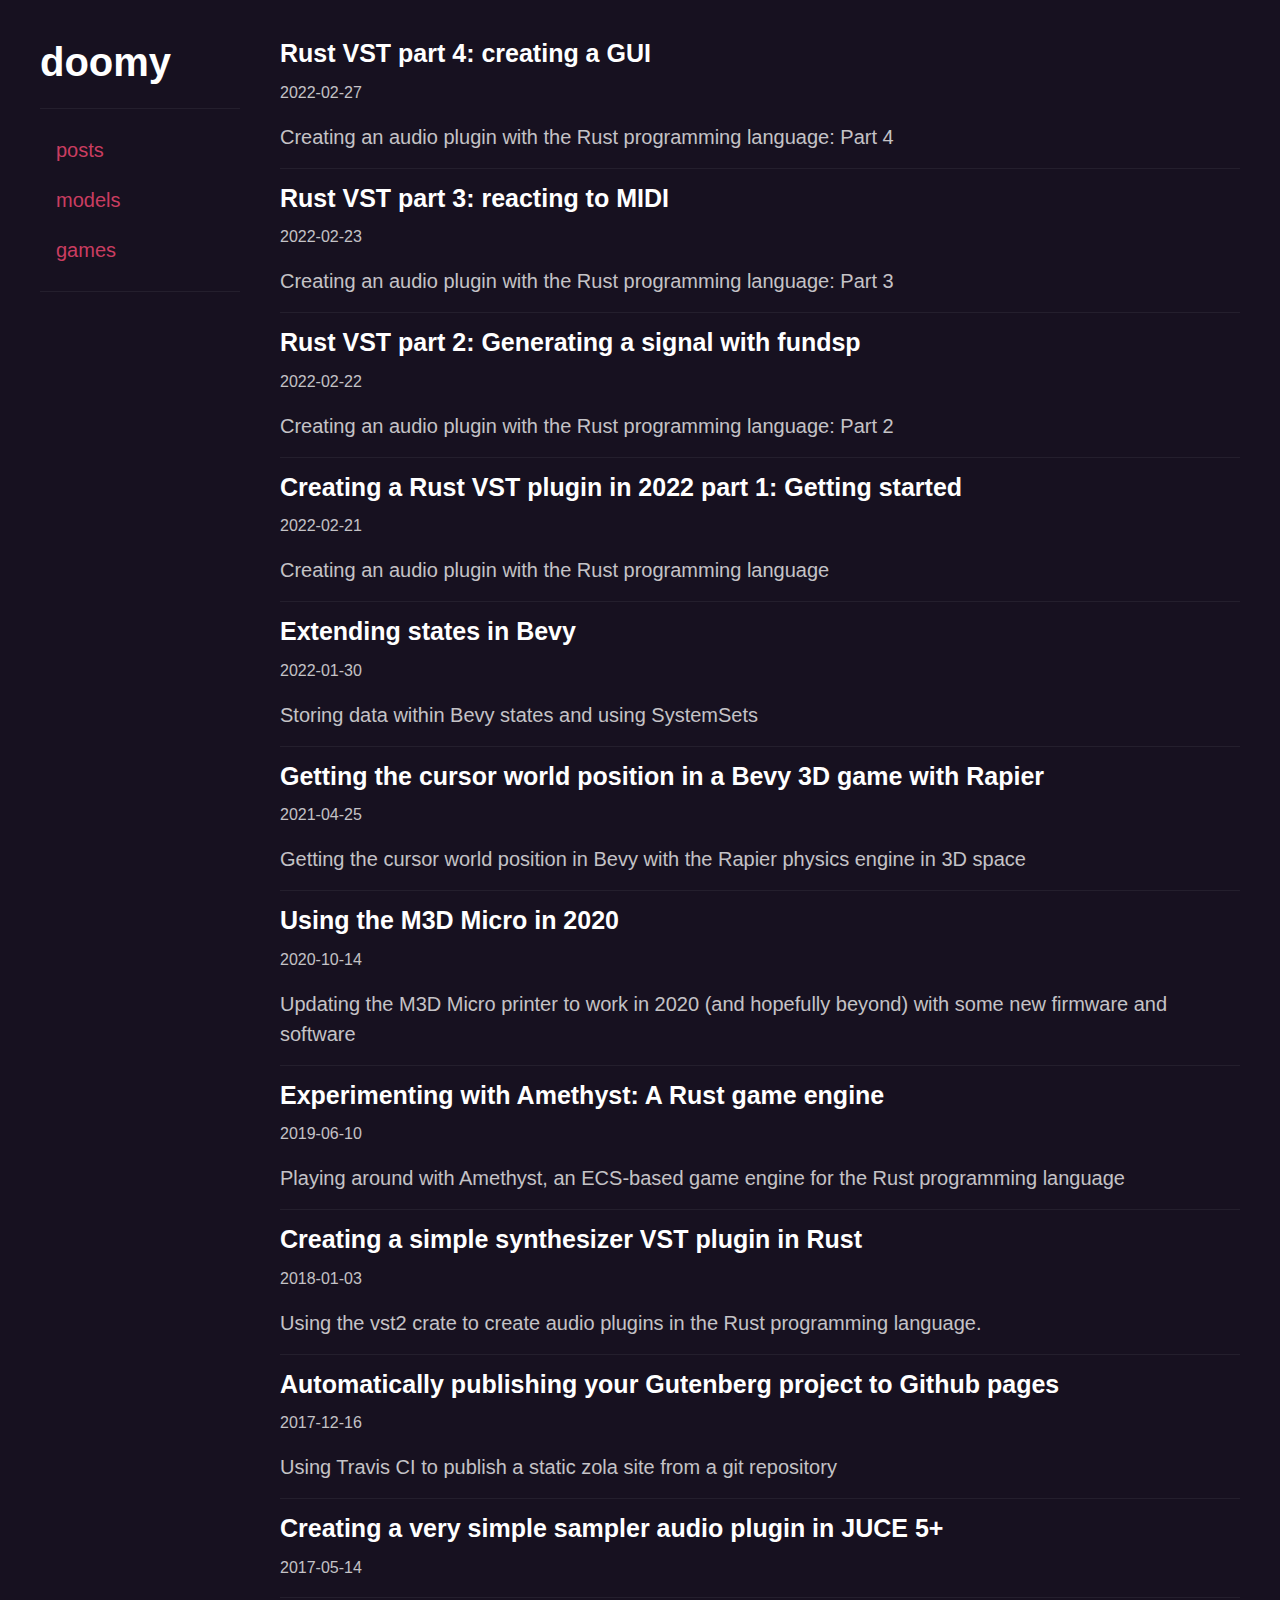
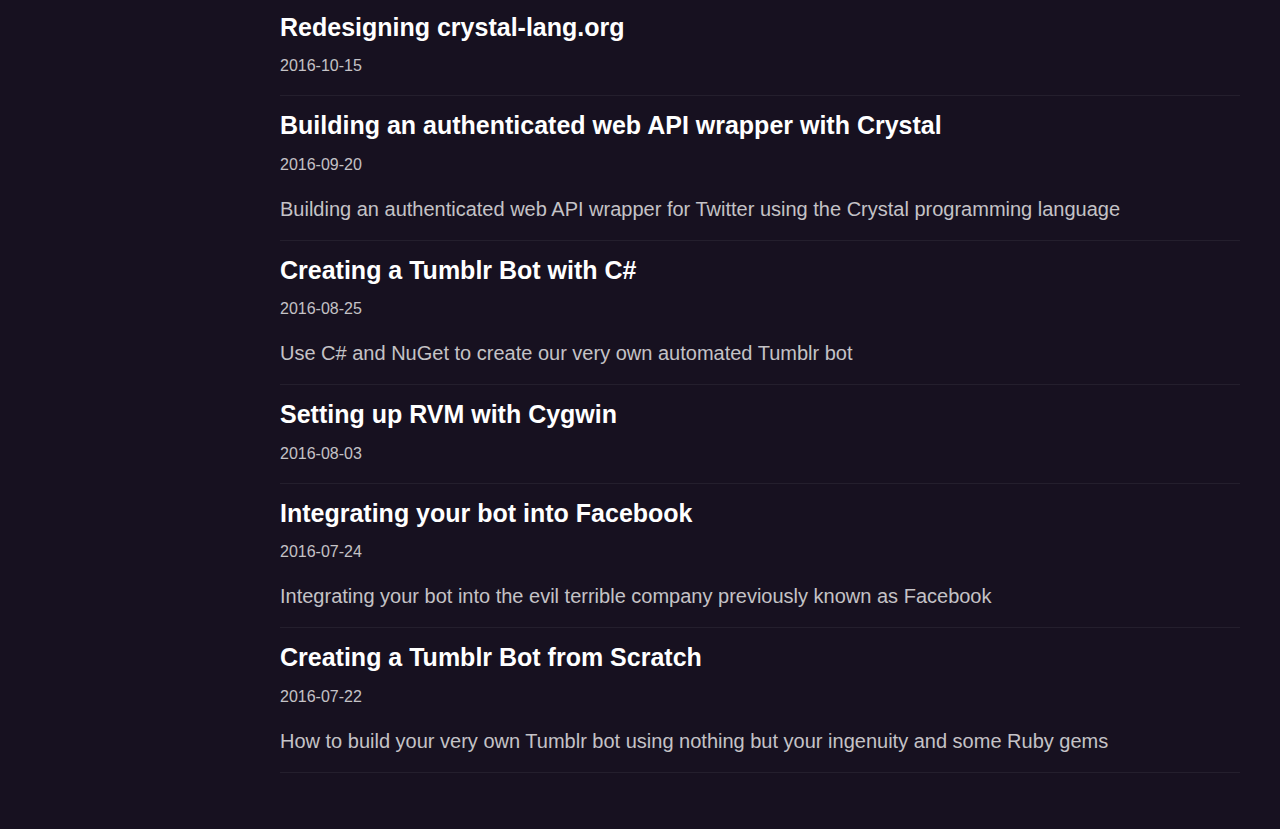
<file: index.html>
<!DOCTYPE html>
<html lang="en">

<head>
    <meta charset="UTF-8">
    <meta http-equiv="X-UA-Compatible" content="IE=edge">
    <meta name="viewport" content="width=device-width, initial-scale=1.0">
    <title></title>
    <link rel="stylesheet" href="/main.css">
</head>

<body>
    <div class="container">
        <nav>
            <a href="/">
                <h3>doomy</h3>
            </a>
            
            <div class="search-results">
                <div class="search-results__items"></div>
            </div>
            <hr>
            <div class="taxonomies">
                <a href="/">posts</a>
                <a href="/models">models</a>
                <a href="/games">games</a>
            </div>
            <hr>
            
        </nav>
        <main>
            


<div><a href="https:&#x2F;&#x2F;vaporsoft.net&#x2F;creating-an-audio-plugin-with-rust-4&#x2F;" target="_blank">
        <h5 class="hover-link">Rust VST part 4: creating a GUI</h5>
    </a>
    <br>
    <time datetime='2022-02-27'>2022-02-27</time>
    <p>Creating an audio plugin with the Rust programming language: Part 4</p>
</div>
<hr>

<div><a href="https:&#x2F;&#x2F;vaporsoft.net&#x2F;creating-an-audio-plugin-with-rust-3&#x2F;" target="_blank">
        <h5 class="hover-link">Rust VST part 3: reacting to MIDI</h5>
    </a>
    <br>
    <time datetime='2022-02-23'>2022-02-23</time>
    <p>Creating an audio plugin with the Rust programming language: Part 3</p>
</div>
<hr>

<div><a href="https:&#x2F;&#x2F;vaporsoft.net&#x2F;creating-an-audio-plugin-with-rust-2&#x2F;" target="_blank">
        <h5 class="hover-link">Rust VST part 2: Generating a signal with fundsp</h5>
    </a>
    <br>
    <time datetime='2022-02-22'>2022-02-22</time>
    <p>Creating an audio plugin with the Rust programming language: Part 2</p>
</div>
<hr>

<div><a href="https:&#x2F;&#x2F;vaporsoft.net&#x2F;creating-an-audio-plugin-with-rust&#x2F;" target="_blank">
        <h5 class="hover-link">Creating a Rust VST plugin in 2022 part 1: Getting started</h5>
    </a>
    <br>
    <time datetime='2022-02-21'>2022-02-21</time>
    <p>Creating an audio plugin with the Rust programming language</p>
</div>
<hr>

<div><a href="https:&#x2F;&#x2F;vaporsoft.net&#x2F;extending-states-in-bevy&#x2F;" target="_blank">
        <h5 class="hover-link">Extending states in Bevy</h5>
    </a>
    <br>
    <time datetime='2022-01-30'>2022-01-30</time>
    <p>Storing data within Bevy states and using SystemSets</p>
</div>
<hr>

<div><a href="https:&#x2F;&#x2F;vaporsoft.net&#x2F;getting-the-cursor-position-in-a-bevy-3d-game-using-rapier&#x2F;" target="_blank">
        <h5 class="hover-link">Getting the cursor world position in a Bevy 3D game with Rapier</h5>
    </a>
    <br>
    <time datetime='2021-04-25T05:45:53.416Z'>2021-04-25</time>
    <p>Getting the cursor world position in Bevy with the Rapier physics engine in 3D space</p>
</div>
<hr>

<div><a href="https:&#x2F;&#x2F;vaporsoft.net&#x2F;using-the-m3d-micro-in-2020&#x2F;" target="_blank">
        <h5 class="hover-link">Using the M3D Micro in 2020</h5>
    </a>
    <br>
    <time datetime='2020-10-14T19:57:08.883Z'>2020-10-14</time>
    <p>Updating the M3D Micro printer to work in 2020 (and hopefully beyond) with some new firmware and software</p>
</div>
<hr>

<div><a href="https:&#x2F;&#x2F;vaporsoft.net&#x2F;amethyst-series&#x2F;" target="_blank">
        <h5 class="hover-link">Experimenting with Amethyst: A Rust game engine</h5>
    </a>
    <br>
    <time datetime='2019-06-10T20:05:23.927Z'>2019-06-10</time>
    <p>Playing around with Amethyst, an ECS-based game engine for the Rust programming language</p>
</div>
<hr>

<div><a href="https:&#x2F;&#x2F;vaporsoft.net&#x2F;creating-an-audio-plugin-with-rust-vst&#x2F;" target="_blank">
        <h5 class="hover-link">Creating a simple synthesizer VST plugin in Rust</h5>
    </a>
    <br>
    <time datetime='2018-01-03T01:00:00.007Z'>2018-01-03</time>
    <p>Using the vst2 crate to create audio plugins in the Rust programming language.</p>
</div>
<hr>

<div><a href="https:&#x2F;&#x2F;vaporsoft.net&#x2F;publishing-gutenberg-to-github&#x2F;" target="_blank">
        <h5 class="hover-link">Automatically publishing your Gutenberg project to Github pages</h5>
    </a>
    <br>
    <time datetime='2017-12-16T01:00:00.007Z'>2017-12-16</time>
    <p>Using Travis CI to publish a static zola site from a git repository</p>
</div>
<hr>

<div><a href="https:&#x2F;&#x2F;vaporsoft.net&#x2F;creating-a-very-simple-sampler-audio-plugin-in-juce-5&#x2F;" target="_blank">
        <h5 class="hover-link">Creating a very simple sampler audio plugin in JUCE 5+</h5>
    </a>
    <br>
    <time datetime='2017-05-14T01:00:00.007Z'>2017-05-14</time>
    <p></p>
</div>
<hr>

<div><a href="https:&#x2F;&#x2F;vaporsoft.net&#x2F;redesigning-crystal-lang-org&#x2F;" target="_blank">
        <h5 class="hover-link">Redesigning crystal-lang.org</h5>
    </a>
    <br>
    <time datetime='2016-10-15T01:00:00.007Z'>2016-10-15</time>
    <p></p>
</div>
<hr>

<div><a href="https:&#x2F;&#x2F;vaporsoft.net&#x2F;building-an-authenticated-web-api-wrapper-with-crystal&#x2F;" target="_blank">
        <h5 class="hover-link">Building an authenticated web API wrapper with Crystal</h5>
    </a>
    <br>
    <time datetime='2016-09-20T01:00:00.007Z'>2016-09-20</time>
    <p>Building an authenticated web API wrapper for Twitter using the Crystal programming language</p>
</div>
<hr>

<div><a href="https:&#x2F;&#x2F;vaporsoft.net&#x2F;creating-a-tumblr-bot-with-c-sharp&#x2F;" target="_blank">
        <h5 class="hover-link">Creating a Tumblr Bot with C#</h5>
    </a>
    <br>
    <time datetime='2016-08-25T01:00:00.007Z'>2016-08-25</time>
    <p>Use C# and NuGet to create our very own automated Tumblr bot</p>
</div>
<hr>

<div><a href="https:&#x2F;&#x2F;vaporsoft.net&#x2F;setting-up-rvm-with-cygwin&#x2F;" target="_blank">
        <h5 class="hover-link">Setting up RVM with Cygwin</h5>
    </a>
    <br>
    <time datetime='2016-08-03T01:00:00.007Z'>2016-08-03</time>
    <p></p>
</div>
<hr>

<div><a href="https:&#x2F;&#x2F;vaporsoft.net&#x2F;integrating-your-bot-into-facebook&#x2F;" target="_blank">
        <h5 class="hover-link">Integrating your bot into Facebook</h5>
    </a>
    <br>
    <time datetime='2016-07-24T01:00:00.007Z'>2016-07-24</time>
    <p>Integrating your bot into the evil terrible company previously known as Facebook</p>
</div>
<hr>

<div><a href="https:&#x2F;&#x2F;vaporsoft.net&#x2F;creating-a-tumblr-bot-from-scratch&#x2F;" target="_blank">
        <h5 class="hover-link">Creating a Tumblr Bot from Scratch</h5>
    </a>
    <br>
    <time datetime='2016-07-22T01:00:00.007Z'>2016-07-22</time>
    <p>How to build your very own Tumblr bot using nothing but your ingenuity and some Ruby gems</p>
</div>
<hr>


        </main>
    </div>
    <script src='https://matthiasdebernardini.github.io/personal-blog/elasticlunr.min.js'></script>
    <script type="text/javascript" src='https://matthiasdebernardini.github.io/personal-blog/search_index.en.js'></script>
    <script src='https://matthiasdebernardini.github.io/personal-blog/js/search.js'></script>
</body>

</html>
</file>
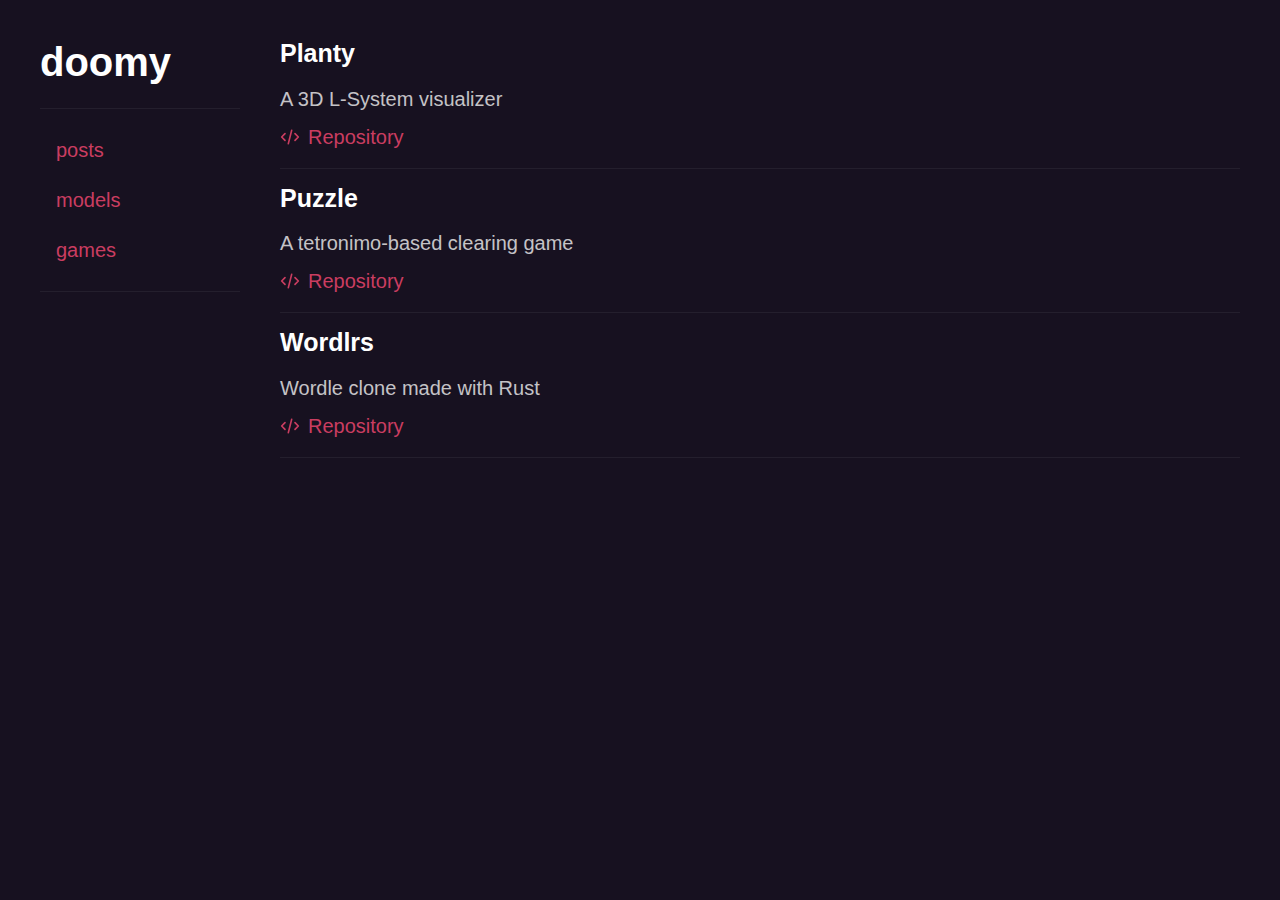
<file: games/index.html>
<!DOCTYPE html>
<html lang="en">

<head>
    <meta charset="UTF-8">
    <meta http-equiv="X-UA-Compatible" content="IE=edge">
    <meta name="viewport" content="width=device-width, initial-scale=1.0">
    <title></title>
    <link rel="stylesheet" href="/main.css">
</head>

<body>
    <div class="container">
        <nav>
            <a href="/">
                <h3>doomy</h3>
            </a>
            
            <div class="search-results">
                <div class="search-results__items"></div>
            </div>
            <hr>
            <div class="taxonomies">
                <a href="/">posts</a>
                <a href="/models">models</a>
                <a href="/games">games</a>
            </div>
            <hr>
            
        </nav>
        <main>
            


<div class="game">
    <a href="https:&#x2F;&#x2F;planty.doomy.org" target="_blank">
        <h5>Planty</h5>
    </a>
    <p>A 3D L-System visualizer</p>

    
    <a href="https:&#x2F;&#x2F;github.com&#x2F;piedoom&#x2F;planty" target="_blank">
<i class="icon" style="width: 1em;">
    
    <svg class="w-6 h-6" fill="none" stroke="currentColor" viewBox="0 0 24 24" xmlns="http://www.w3.org/2000/svg">
        <path stroke-linecap="round" stroke-linejoin="round" stroke-width="2" d="M10 20l4-16m4 4l4 4-4 4M6 16l-4-4 4-4">
        </path>
    </svg>
    
</i>
 Repository</a>
    
</div>
<hr>

<div class="game">
    <a href="https:&#x2F;&#x2F;piedoom.github.io&#x2F;bevy-puzzle" target="_blank">
        <h5>Puzzle</h5>
    </a>
    <p>A tetronimo-based clearing game</p>

    
    <a href="https:&#x2F;&#x2F;github.com&#x2F;piedoom&#x2F;bevy-puzzle" target="_blank">
<i class="icon" style="width: 1em;">
    
    <svg class="w-6 h-6" fill="none" stroke="currentColor" viewBox="0 0 24 24" xmlns="http://www.w3.org/2000/svg">
        <path stroke-linecap="round" stroke-linejoin="round" stroke-width="2" d="M10 20l4-16m4 4l4 4-4 4M6 16l-4-4 4-4">
        </path>
    </svg>
    
</i>
 Repository</a>
    
</div>
<hr>

<div class="game">
    <a href="https:&#x2F;&#x2F;piedoom.github.io&#x2F;wordlrs" target="_blank">
        <h5>Wordlrs</h5>
    </a>
    <p>Wordle clone made with Rust</p>

    
    <a href="https:&#x2F;&#x2F;github.com&#x2F;piedoom&#x2F;wordlrs" target="_blank">
<i class="icon" style="width: 1em;">
    
    <svg class="w-6 h-6" fill="none" stroke="currentColor" viewBox="0 0 24 24" xmlns="http://www.w3.org/2000/svg">
        <path stroke-linecap="round" stroke-linejoin="round" stroke-width="2" d="M10 20l4-16m4 4l4 4-4 4M6 16l-4-4 4-4">
        </path>
    </svg>
    
</i>
 Repository</a>
    
</div>
<hr>


        </main>
    </div>
    <script src='https://matthiasdebernardini.github.io/personal-blog/elasticlunr.min.js'></script>
    <script type="text/javascript" src='https://matthiasdebernardini.github.io/personal-blog/search_index.en.js'></script>
    <script src='https://matthiasdebernardini.github.io/personal-blog/js/search.js'></script>
</body>

</html>
</file>
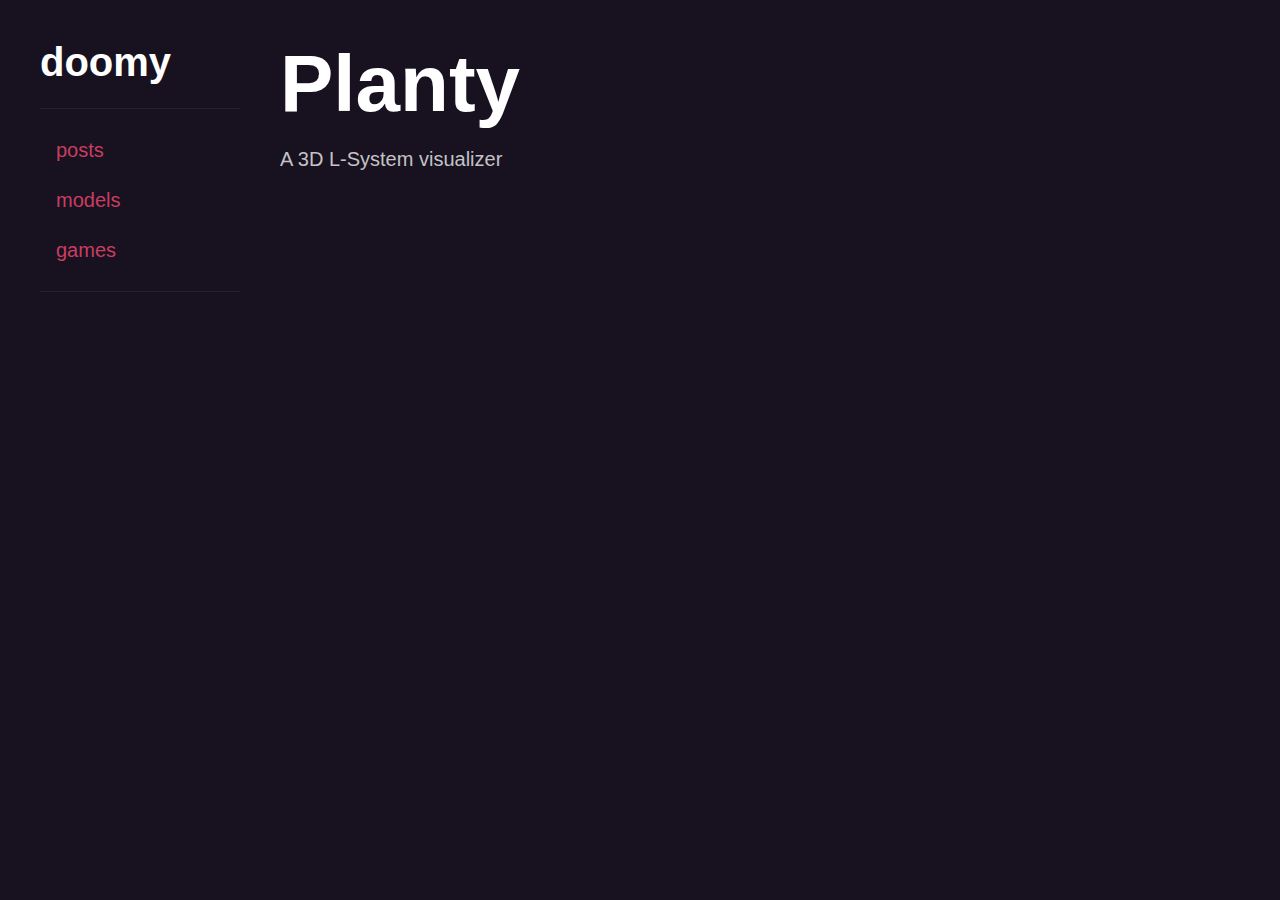
<file: games/planty/index.html>
<!DOCTYPE html>
<html lang="en">

<head>
    <meta charset="UTF-8">
    <meta http-equiv="X-UA-Compatible" content="IE=edge">
    <meta name="viewport" content="width=device-width, initial-scale=1.0">
    <title></title>
    <link rel="stylesheet" href="/main.css">
</head>

<body>
    <div class="container">
        <nav>
            <a href="/">
                <h3>doomy</h3>
            </a>
            
            <div class="search-results">
                <div class="search-results__items"></div>
            </div>
            <hr>
            <div class="taxonomies">
                <a href="/">posts</a>
                <a href="/models">models</a>
                <a href="/games">games</a>
            </div>
            <hr>
            
        </nav>
        <main>
            
<h1>Planty</h1>
<div class="page-contents">
    <p>A 3D L-System visualizer</p>

</div>

        </main>
    </div>
    <script src='https://matthiasdebernardini.github.io/personal-blog/elasticlunr.min.js'></script>
    <script type="text/javascript" src='https://matthiasdebernardini.github.io/personal-blog/search_index.en.js'></script>
    <script src='https://matthiasdebernardini.github.io/personal-blog/js/search.js'></script>
</body>

</html>
</file>
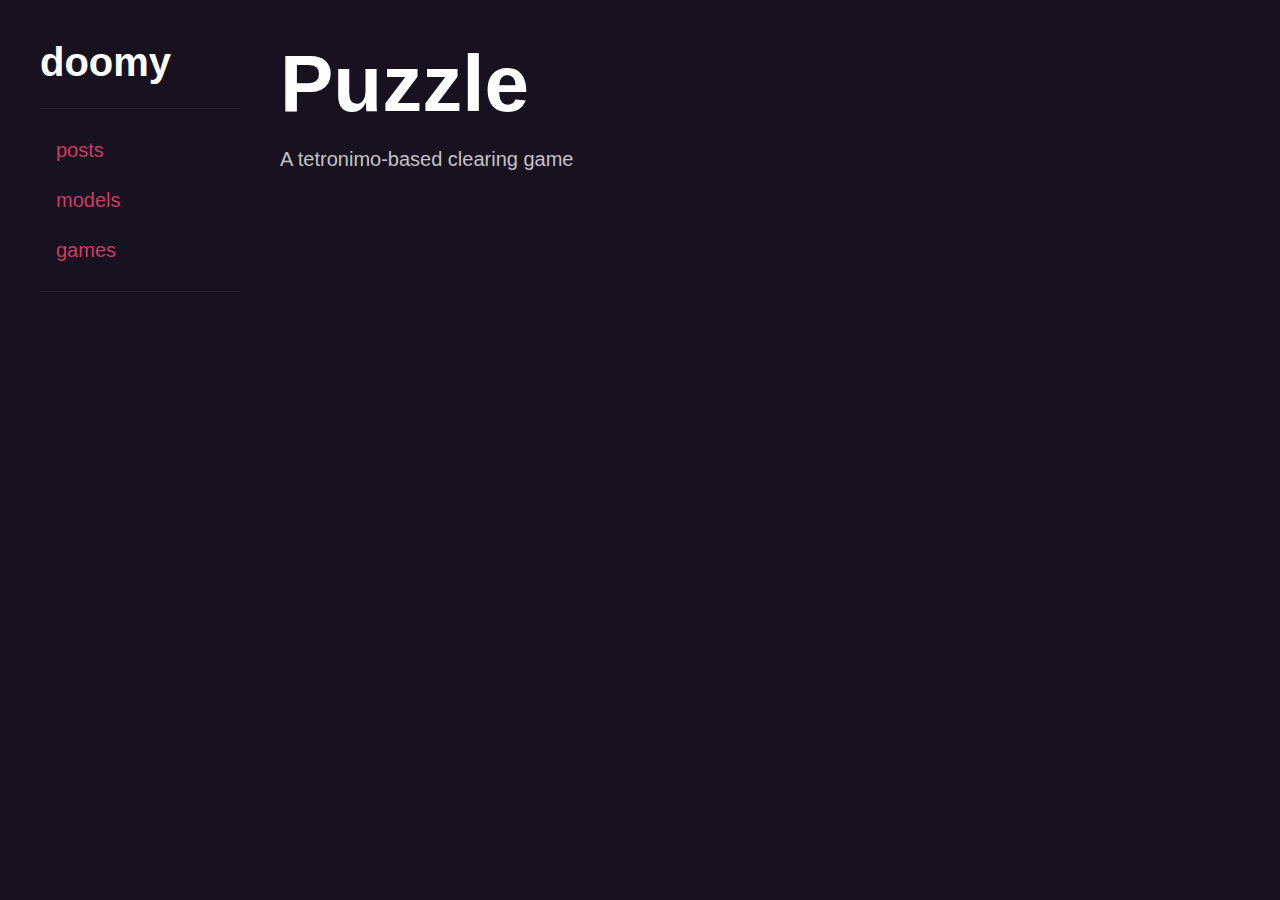
<file: games/puzzle/index.html>
<!DOCTYPE html>
<html lang="en">

<head>
    <meta charset="UTF-8">
    <meta http-equiv="X-UA-Compatible" content="IE=edge">
    <meta name="viewport" content="width=device-width, initial-scale=1.0">
    <title></title>
    <link rel="stylesheet" href="/main.css">
</head>

<body>
    <div class="container">
        <nav>
            <a href="/">
                <h3>doomy</h3>
            </a>
            
            <div class="search-results">
                <div class="search-results__items"></div>
            </div>
            <hr>
            <div class="taxonomies">
                <a href="/">posts</a>
                <a href="/models">models</a>
                <a href="/games">games</a>
            </div>
            <hr>
            
        </nav>
        <main>
            
<h1>Puzzle</h1>
<div class="page-contents">
    <p>A tetronimo-based clearing game</p>

</div>

        </main>
    </div>
    <script src='https://matthiasdebernardini.github.io/personal-blog/elasticlunr.min.js'></script>
    <script type="text/javascript" src='https://matthiasdebernardini.github.io/personal-blog/search_index.en.js'></script>
    <script src='https://matthiasdebernardini.github.io/personal-blog/js/search.js'></script>
</body>

</html>
</file>
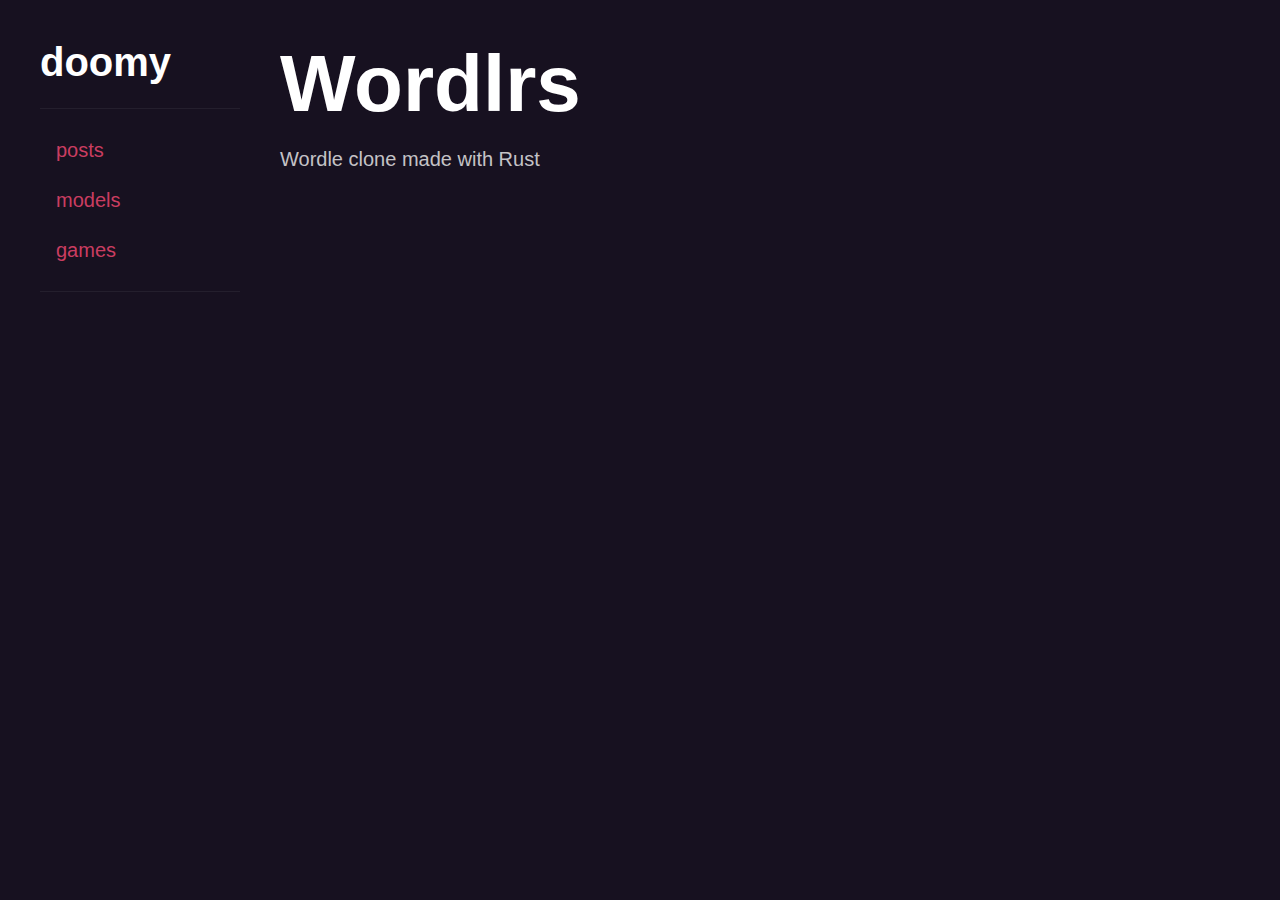
<file: games/wordlrs/index.html>
<!DOCTYPE html>
<html lang="en">

<head>
    <meta charset="UTF-8">
    <meta http-equiv="X-UA-Compatible" content="IE=edge">
    <meta name="viewport" content="width=device-width, initial-scale=1.0">
    <title></title>
    <link rel="stylesheet" href="/main.css">
</head>

<body>
    <div class="container">
        <nav>
            <a href="/">
                <h3>doomy</h3>
            </a>
            
            <div class="search-results">
                <div class="search-results__items"></div>
            </div>
            <hr>
            <div class="taxonomies">
                <a href="/">posts</a>
                <a href="/models">models</a>
                <a href="/games">games</a>
            </div>
            <hr>
            
        </nav>
        <main>
            
<h1>Wordlrs</h1>
<div class="page-contents">
    <p>Wordle clone made with Rust</p>

</div>

        </main>
    </div>
    <script src='https://matthiasdebernardini.github.io/personal-blog/elasticlunr.min.js'></script>
    <script type="text/javascript" src='https://matthiasdebernardini.github.io/personal-blog/search_index.en.js'></script>
    <script src='https://matthiasdebernardini.github.io/personal-blog/js/search.js'></script>
</body>

</html>
</file>
<file: main.css>
html,body,div,span,applet,object,iframe,h1,h2,h3,h4,h5,h6,p,blockquote,pre,a,abbr,acronym,address,big,cite,code,del,dfn,em,img,ins,kbd,q,s,samp,small,strike,strong,sub,sup,tt,var,b,u,i,center,dl,dt,dd,ol,ul,li,fieldset,form,label,legend,table,caption,tbody,tfoot,thead,tr,th,td,article,aside,canvas,details,embed,figure,figcaption,footer,header,hgroup,menu,nav,output,ruby,section,summary,time,mark,audio,video{margin:0;padding:0;border:0;font-size:100%;font:inherit;vertical-align:baseline}article,aside,details,figcaption,figure,footer,header,hgroup,menu,nav,section{display:block}body{line-height:1.5}ol,ul{list-style:none}blockquote,q{quotes:none}blockquote:before,blockquote:after,q:before,q:after{content:'';content:none}table{border-collapse:collapse;border-spacing:0}body{overflow-y:scroll;color:rgba(255,255,255,0.75);background-color:#171120;font-family:Arial, Helvetica, sans-serif}@media only screen and (min-width: 1280px){body{font-size:20px}}@media only screen and (max-width: 767px){body{font-size:18px}}@media only screen and (max-width: 479px){body{font-size:16px}}h1,h2,h3,h4,h5,h6{color:#fff;font-weight:700;line-height:1.1;margin-bottom:0.5rem}p{margin:1rem 0}h1{font-size:4em}h2{font-size:3em}h3{font-size:2em}h4{font-size:1.5em}h5{font-size:1.25em}h6{font-size:1em}a{color:#ca3d60;text-decoration:none}time{font-size:0.8em}.container{margin:0 auto;display:flex;box-sizing:border-box;max-width:1280px;width:100%;gap:2em;padding:2em}@media only screen and (max-width: 767px){.container{flex-direction:column}}.taxonomies a{display:block;font-size:1em;padding:0.5em 0.8em;border-radius:3px}.taxonomies a:hover{background-color:rgba(255,255,255,0.02);color:#cf5170}nav{min-width:200px}main{flex-grow:1;max-width:100%}pre{box-sizing:border-box;padding:1rem 1.4rem;border-radius:5px;font-size:16px;white-space:pre-wrap;background-color:rgba(0,0,0,0.3) !important;width:100%}code,pre{font-family:"Lucida Console", monospace;width:100%;overflow-x:auto}code{white-space:wrap;word-break:break-all}.search-results{display:none;position:absolute;max-width:500px;background-color:#120d19;box-shadow:-4px -4px 16px 0 rgba(0,0,0,0.3);list-style:none;padding:1rem}.search-results__item{margin:1rem 0}.page-contents{flex:1}.page-contents h1,.page-contents h2,.page-contents h3,.page-contents h4,.page-contents h5,.page-contents h6{margin-top:2rem}.page-contents h1{font-size:2em}.page-contents h2{font-size:1.5em}.page-contents h3{font-size:1.25em}.page-contents h4{font-size:1em}.page-contents h5{font-size:1em}.page-contents h6{font-size:1em}model-viewer{width:100%}.model-grid{display:grid;width:100%;max-width:1024px;grid-template-columns:repeat(3, 1fr)}.model-grid>a{padding-bottom:1em;margin:0em 1em;margin-bottom:1em;display:block;width:1fr;height:40vh}.model-grid>a>model-viewer{height:40vh}.model-grid>a:nth-child(odd){padding-top:3em}model-viewer::part(default-progress-mask){display:none}model-viewer{background-color:rgba(0,0,0,0.1) !important;border-radius:5px;--poster-color: transparent !important;--progress-mask: transparent !important;--progress-bar-color: rgba(255, 255, 255, 0.4)}.discord{color:#fff;text-decoration:none;background-color:rgba(54,57,63,0.5);display:flex;padding:1em;width:100%;gap:1em;border-radius:0.5em;box-shadow:-1px 1px 8px rgba(0,0,0,0.3);margin:2em 0}.discord .image>img{border-radius:1000px;max-width:2.5em}.discord .text{display:flex;flex-direction:column;gap:0.5em}.discord .text .status{display:flex;align-items:center;gap:1em}.discord .text .status .name{font-weight:bold;margin:0}.discord .text .status .date{font-size:0.8em;opacity:0.5}.discord .text .body{margin:0}.game{display:flex;flex-direction:column}.game a{text-decoration:none}.game p{margin:0.4em 0}.center-vertical{display:flex;align-items:center}a{display:inline-flex;gap:0.4em;align-items:center}i.icon{display:inline-flex}.social a{width:2em;height:2em;display:inline-flex;justify-content:center;border-radius:4em;background-color:rgba(255,255,255,0.02)}.social a:hover{background-color:rgba(255,255,255,0.06)}.social a i{color:#ca3d60}hr{border:none;background-color:rgba(255,255,255,0.06);height:1px;width:100%;margin:1rem 0}.hover-link:hover{background-color:rgba(255,255,255,0.2)}input{background-color:rgba(255,255,255,0.02);border:none;padding:0.4em;width:100%;border-radius:0.2em;font-size:1em;outline-color:#ecb929;color:rgba(255,255,255,0.75)}
</file>
